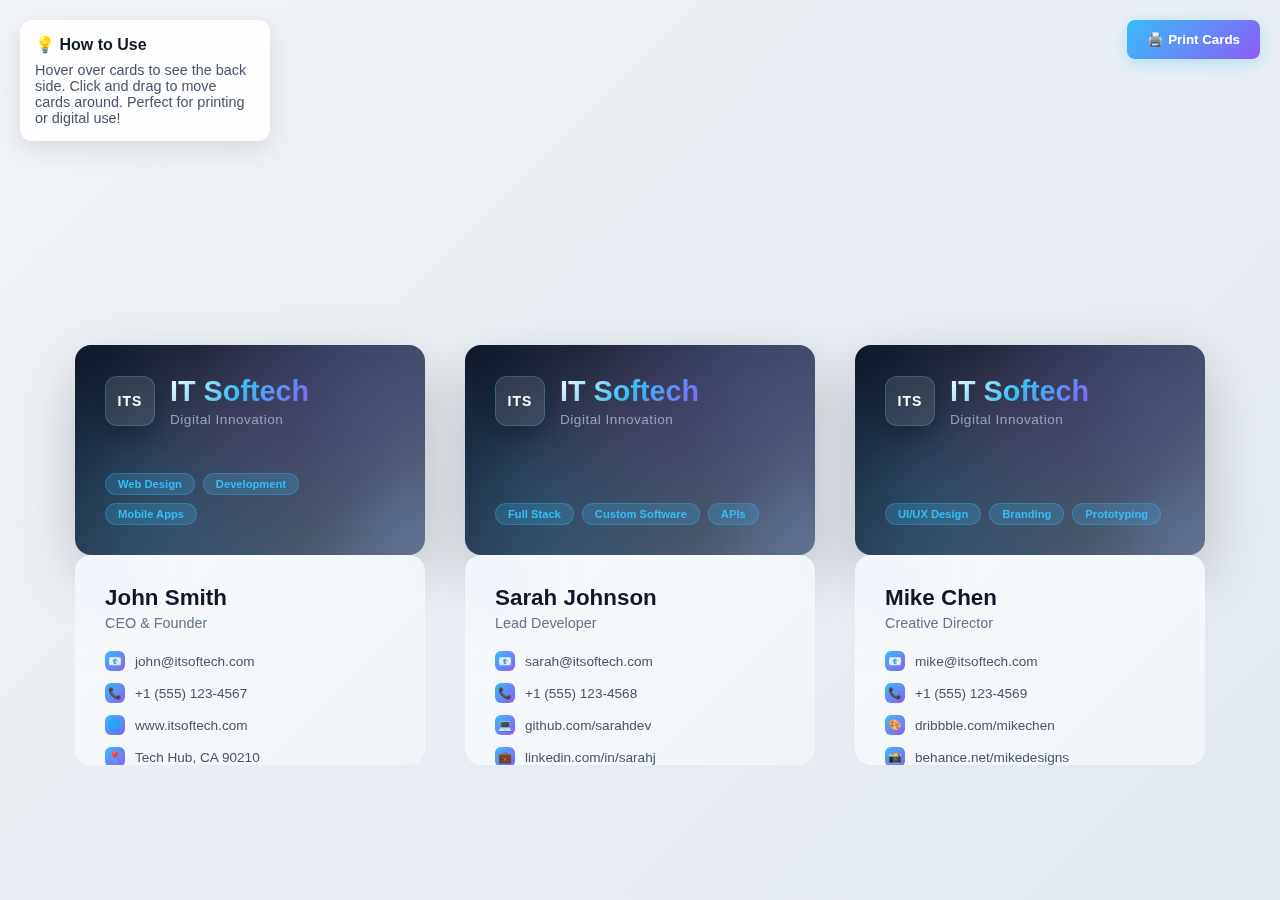
<file: bussiness_card.html>
<!DOCTYPE html>
<html lang="en">
<head>
    <meta charset="UTF-8">
    <meta name="viewport" content="width=device-width, initial-scale=1.0">
    <title>IT Softech Business Card</title>
    <style>
        * {
            margin: 0;
            padding: 0;
            box-sizing: border-box;
        }

        body {
            font-family: 'Inter', -apple-system, BlinkMacSystemFont, sans-serif;
            background: linear-gradient(135deg, #f0f4f8 0%, #e2e8f0 100%);
            padding: 40px;
            display: flex;
            flex-wrap: wrap;
            gap: 40px;
            justify-content: center;
            align-items: center;
            min-height: 100vh;
        }

        .card-container {
            perspective: 1000px;
            cursor: pointer;
        }

        .business-card {
            width: 350px;
            height: 210px;
            position: relative;
            transform-style: preserve-3d;
            transition: transform 0.8s cubic-bezier(0.4, 0, 0.2, 1);
            border-radius: 16px;
            box-shadow: 0 20px 60px rgba(0, 0, 0, 0.2);
        }

       

        .card-face {
            position: absolute;
            width: 100%;
            height: 100%;
            backface-visibility: hidden;
            border-radius: 16px;
            overflow: hidden;
        }

        .card-back {
            transform: rotateY(0deg);
        }

        /* Front Side */
        .card-front {
            background: linear-gradient(135deg, #0F172A 0%, #1E293B 25%, #334155 50%, #475569 75%, #64748B 100%);
            position: relative;
            overflow: hidden;
        }

        .card-front::before {
            content: '';
            position: absolute;
            top: 0;
            left: 0;
            right: 0;
            bottom: 0;
            background: 
                radial-gradient(circle at 20% 80%, rgba(56, 189, 248, 0.15) 0%, transparent 50%),
                radial-gradient(circle at 80% 20%, rgba(139, 92, 246, 0.15) 0%, transparent 50%),
                radial-gradient(circle at 40% 40%, rgba(236, 72, 153, 0.08) 0%, transparent 50%);
            animation: subtle-morph 15s ease-in-out infinite;
        }

        @keyframes subtle-morph {
            0%, 100% { transform: translate(0, 0) scale(1); }
            50% { transform: translate(5px, -5px) scale(1.02); }
        }

        .front-content {
            position: relative;
            z-index: 10;
            height: 100%;
            padding: 30px;
            display: flex;
            flex-direction: column;
            justify-content: space-between;
        }

        .logo-section {
            display: flex;
            align-items: center;
        }

        .logo-icon {
            width: 50px;
            height: 50px;
            background: rgba(255, 255, 255, 0.1);
            backdrop-filter: blur(10px);
            border: 1.5px solid rgba(56, 189, 248, 0.3);
            border-radius: 12px;
            display: flex;
            align-items: center;
            justify-content: center;
            margin-right: 15px;
            box-shadow: 0 8px 25px rgba(0, 0, 0, 0.3);
        }

        .logo-icon::before {
            content: 'ITS';
            color: white;
            font-size: 14px;
            font-weight: 700;
            letter-spacing: 1px;
        }

        .company-info h1 {
            font-size: 1.8rem;
            font-weight: 800;
            background: linear-gradient(135deg, #FFFFFF, #38BDF8, #8B5CF6);
            -webkit-background-clip: text;
            -webkit-text-fill-color: transparent;
            background-clip: text;
            margin-bottom: 4px;
        }

        .tagline {
            font-size: 0.85rem;
            color: #94A3B8;
            font-weight: 500;
            letter-spacing: 0.5px;
        }

        .services-preview {
            display: flex;
            gap: 8px;
            flex-wrap: wrap;
        }

        .service-tag {
            background: rgba(56, 189, 248, 0.2);
            color: #38BDF8;
            padding: 4px 12px;
            border-radius: 20px;
            font-size: 0.7rem;
            font-weight: 600;
            backdrop-filter: blur(10px);
            border: 1px solid rgba(56, 189, 248, 0.3);
        }

        .decorative-element {
            position: absolute;
            bottom: -20px;
            right: -20px;
            width: 80px;
            height: 80px;
            background: linear-gradient(135deg, rgba(56, 189, 248, 0.1), rgba(139, 92, 246, 0.1));
            border-radius: 50%;
            filter: blur(20px);
        }

        /* Back Side */
        .card-back {
            background: linear-gradient(135deg, #F8FAFC 0%, #F1F5F9 100%);
            position: relative;
        }

        .back-content {
            height: 100%;
            padding: 30px;
            display: flex;
            flex-direction: column;
            justify-content: space-between;
            position: relative;
            z-index: 10;
        }

        .contact-info {
            flex: 1;
        }

        .person-info {
            margin-bottom: 20px;
        }

        .person-name {
            font-size: 1.4rem;
            font-weight: 700;
            color: #0F172A;
            margin-bottom: 4px;
        }

        .person-title {
            font-size: 0.9rem;
            color: #64748B;
            font-weight: 500;
        }

        .contact-details {
            display: flex;
            flex-direction: column;
            gap: 12px;
        }

        .contact-item {
            display: flex;
            align-items: center;
            font-size: 0.85rem;
            color: #475569;
        }

        .contact-icon {
            width: 20px;
            height: 20px;
            background: linear-gradient(135deg, #38BDF8, #8B5CF6);
            border-radius: 6px;
            display: flex;
            align-items: center;
            justify-content: center;
            margin-right: 10px;
            font-size: 0.7rem;
        }

        .qr-section {
            text-align: center;
            margin-top: 15px;
        }

        .qr-placeholder {
            width: 60px;
            height: 60px;
            background: linear-gradient(135deg, #0F172A, #38BDF8);
            border-radius: 8px;
            margin: 0 auto 8px;
            display: flex;
            align-items: center;
            justify-content: center;
            color: white;
            font-size: 0.7rem;
            font-weight: 600;
        }

        .qr-text {
            font-size: 0.7rem;
            color: #64748B;
        }

        .back-decorative {
            position: absolute;
            top: -30px;
            left: -30px;
            width: 100px;
            height: 100px;
            background: linear-gradient(135deg, rgba(56, 189, 248, 0.05), rgba(139, 92, 246, 0.05));
            border-radius: 50%;
            filter: blur(30px);
        }

        /* Multiple Card Layout */
        .cards-grid {
            display: grid;
            grid-template-columns: repeat(auto-fit, minmax(350px, 1fr));
            gap: 40px;
            max-width: 1200px;
            margin: 0 auto;
        }

        .card-variant-1 {
            /* CEO/Founder Card */
        }

        .card-variant-2 {
            /* Developer Card */
        }

        .card-variant-3 {
            /* Designer Card */
        }

        /* Print Styles */
        @media print {
            body {
                background: white;
                padding: 0;
            }
            
            .cards-grid {
                display: flex;
                flex-wrap: wrap;
                gap: 10mm;
            }
            
            .business-card {
                width: 89mm;
                height: 51mm;
                box-shadow: none;
                border: 1px solid #ddd;
                break-inside: avoid;
                page-break-inside: avoid;
            }
            
            .card-container:hover .business-card {
                transform: none;
            }
        }

        /* Responsive */
        @media (max-width: 768px) {
            body {
                padding: 20px;
            }
            
            .business-card {
                width: 320px;
                height: 190px;
            }
            
            .front-content,
            .back-content {
                padding: 25px;
            }
            
            .company-info h1 {
                font-size: 1.6rem;
            }
        }

        /* Instructions */
        .instructions {
            position: fixed;
            top: 20px;
            left: 20px;
            background: rgba(255, 255, 255, 0.9);
            padding: 15px;
            border-radius: 12px;
            font-size: 0.9rem;
            color: #475569;
            backdrop-filter: blur(10px);
            box-shadow: 0 8px 25px rgba(0, 0, 0, 0.1);
            max-width: 250px;
        }

        .instructions h3 {
            font-size: 1rem;
            margin-bottom: 8px;
            color: #0F172A;
        }
    </style>
</head>
<body>
    <div class="instructions">
        <h3>💡 How to Use</h3>
        <p>Hover over cards to see the back side. Click and drag to move cards around. Perfect for printing or digital use!</p>
    </div>

    <div class="cards-grid">
        <!-- CEO/Founder Card -->
        <div class="card-container card-variant-1">
            <div class="business-card">
                <div class="card-face card-front">
                    <div class="front-content">
                        <div class="logo-section">
                            <div class="logo-icon"></div>
                            <div class="company-info">
                                <h1>IT Softech</h1>
                                <div class="tagline">Digital Innovation</div>
                            </div>
                        </div>
                        
                        <div class="services-preview">
                            <div class="service-tag">Web Design</div>
                            <div class="service-tag">Development</div>
                            <div class="service-tag">Mobile Apps</div>
                        </div>
                    </div>
                    <div class="decorative-element"></div>
                </div>
                
                <div class="card-face card-back">
                    <div class="back-content">
                        <div class="contact-info">
                            <div class="person-info">
                                <div class="person-name">John Smith</div>
                                <div class="person-title">CEO & Founder</div>
                            </div>
                            
                            <div class="contact-details">
                                <div class="contact-item">
                                    <div class="contact-icon">📧</div>
                                    <div>john@itsoftech.com</div>
                                </div>
                                <div class="contact-item">
                                    <div class="contact-icon">📞</div>
                                    <div>+1 (555) 123-4567</div>
                                </div>
                                <div class="contact-item">
                                    <div class="contact-icon">🌐</div>
                                    <div>www.itsoftech.com</div>
                                </div>
                                <div class="contact-item">
                                    <div class="contact-icon">📍</div>
                                    <div>Tech Hub, CA 90210</div>
                                </div>
                            </div>
                        </div>
                        
                        <div class="qr-section">
                            <div class="qr-placeholder">QR</div>
                            <div class="qr-text">Scan for Portfolio</div>
                        </div>
                    </div>
                    <div class="back-decorative"></div>
                </div>
            </div>
        </div>

        <!-- Lead Developer Card -->
        <div class="card-container card-variant-2">
            <div class="business-card">
                <div class="card-face card-front">
                    <div class="front-content">
                        <div class="logo-section">
                            <div class="logo-icon"></div>
                            <div class="company-info">
                                <h1>IT Softech</h1>
                                <div class="tagline">Digital Innovation</div>
                            </div>
                        </div>
                        
                        <div class="services-preview">
                            <div class="service-tag">Full Stack</div>
                            <div class="service-tag">Custom Software</div>
                            <div class="service-tag">APIs</div>
                        </div>
                    </div>
                    <div class="decorative-element"></div>
                </div>
                
                <div class="card-face card-back">
                    <div class="back-content">
                        <div class="contact-info">
                            <div class="person-info">
                                <div class="person-name">Sarah Johnson</div>
                                <div class="person-title">Lead Developer</div>
                            </div>
                            
                            <div class="contact-details">
                                <div class="contact-item">
                                    <div class="contact-icon">📧</div>
                                    <div>sarah@itsoftech.com</div>
                                </div>
                                <div class="contact-item">
                                    <div class="contact-icon">📞</div>
                                    <div>+1 (555) 123-4568</div>
                                </div>
                                <div class="contact-item">
                                    <div class="contact-icon">💻</div>
                                    <div>github.com/sarahdev</div>
                                </div>
                                <div class="contact-item">
                                    <div class="contact-icon">💼</div>
                                    <div>linkedin.com/in/sarahj</div>
                                </div>
                            </div>
                        </div>
                        
                        <div class="qr-section">
                            <div class="qr-placeholder">QR</div>
                            <div class="qr-text">View Projects</div>
                        </div>
                    </div>
                    <div class="back-decorative"></div>
                </div>
            </div>
        </div>

        <!-- UI/UX Designer Card -->
        <div class="card-container card-variant-3">
            <div class="business-card">
                <div class="card-face card-front">
                    <div class="front-content">
                        <div class="logo-section">
                            <div class="logo-icon"></div>
                            <div class="company-info">
                                <h1>IT Softech</h1>
                                <div class="tagline">Digital Innovation</div>
                            </div>
                        </div>
                        
                        <div class="services-preview">
                            <div class="service-tag">UI/UX Design</div>
                            <div class="service-tag">Branding</div>
                            <div class="service-tag">Prototyping</div>
                        </div>
                    </div>
                    <div class="decorative-element"></div>
                </div>
                
                <div class="card-face card-back">
                    <div class="back-content">
                        <div class="contact-info">
                            <div class="person-info">
                                <div class="person-name">Mike Chen</div>
                                <div class="person-title">Creative Director</div>
                            </div>
                            
                            <div class="contact-details">
                                <div class="contact-item">
                                    <div class="contact-icon">📧</div>
                                    <div>mike@itsoftech.com</div>
                                </div>
                                <div class="contact-item">
                                    <div class="contact-icon">📞</div>
                                    <div>+1 (555) 123-4569</div>
                                </div>
                                <div class="contact-item">
                                    <div class="contact-icon">🎨</div>
                                    <div>dribbble.com/mikechen</div>
                                </div>
                                <div class="contact-item">
                                    <div class="contact-icon">📸</div>
                                    <div>behance.net/mikedesigns</div>
                                </div>
                            </div>
                        </div>
                        
                        <div class="qr-section">
                            <div class="qr-placeholder">QR</div>
                            <div class="qr-text">Design Portfolio</div>
                        </div>
                    </div>
                    <div class="back-decorative"></div>
                </div>
            </div>
        </div>
    </div>

    <script>
        // Add interactive drag functionality
        let isDragging = false;
        let currentCard = null;
        let initialX, initialY, xOffset = 0, yOffset = 0;

        document.querySelectorAll('.card-container').forEach(card => {
            card.addEventListener('mousedown', dragStart);
            card.addEventListener('mouseup', dragEnd);
            card.addEventListener('mousemove', drag);
            card.addEventListener('mouseleave', dragEnd);
        });

        function dragStart(e) {
            if (e.type === "mousedown") {
                initialX = e.clientX - xOffset;
                initialY = e.clientY - yOffset;
            }

            if (e.target.closest('.card-container')) {
                currentCard = e.target.closest('.card-container');
                isDragging = true;
                currentCard.style.cursor = 'grabbing';
                currentCard.style.zIndex = '1000';
            }
        }

        function dragEnd(e) {
            if (isDragging && currentCard) {
                currentCard.style.cursor = 'grab';
                currentCard.style.zIndex = 'auto';
            }
            
            initialX = currentX;
            initialY = currentY;
            isDragging = false;
            currentCard = null;
        }

        let currentX = 0, currentY = 0;

        function drag(e) {
            if (isDragging && currentCard) {
                e.preventDefault();
                
                if (e.type === "mousemove") {
                    currentX = e.clientX - initialX;
                    currentY = e.clientY - initialY;
                }

                xOffset = currentX;
                yOffset = currentY;

                currentCard.style.transform = `translate(${currentX}px, ${currentY}px)`;
            }
        }

        // Add subtle animation on load
        document.addEventListener('DOMContentLoaded', () => {
            const cards = document.querySelectorAll('.card-container');
            cards.forEach((card, index) => {
                setTimeout(() => {
                    card.style.opacity = '0';
                    card.style.transform = 'translateY(20px)';
                    card.style.transition = 'all 0.6s cubic-bezier(0.4, 0, 0.2, 1)';
                    
                    requestAnimationFrame(() => {
                        card.style.opacity = '1';
                        card.style.transform = 'translateY(0)';
                    });
                }, index * 200);
            });
        });

        // Add hover sound effect simulation
        document.querySelectorAll('.card-container').forEach(card => {
            card.addEventListener('mouseenter', () => {
                card.style.transform += ' scale(1.02)';
                card.style.transition = 'transform 0.3s ease';
            });
            
            card.addEventListener('mouseleave', () => {
                if (!isDragging) {
                    card.style.transform = card.style.transform.replace(' scale(1.02)', '');
                }
            });
        });

        // Print functionality
        function printCards() {
            window.print();
        }

        // Add print button
        const printButton = document.createElement('button');
        printButton.innerHTML = '🖨️ Print Cards';
        printButton.style.cssText = `
            position: fixed;
            top: 20px;
            right: 20px;
            background: linear-gradient(135deg, #38BDF8, #8B5CF6);
            color: white;
            border: none;
            padding: 12px 20px;
            border-radius: 8px;
            font-weight: 600;
            cursor: pointer;
            box-shadow: 0 4px 15px rgba(56, 189, 248, 0.3);
            transition: all 0.3s ease;
        `;
        
        printButton.addEventListener('click', printCards);
        printButton.addEventListener('mouseenter', () => {
            printButton.style.transform = 'translateY(-2px)';
            printButton.style.boxShadow = '0 8px 25px rgba(56, 189, 248, 0.4)';
        });
        
        printButton.addEventListener('mouseleave', () => {
            printButton.style.transform = 'translateY(0)';
            printButton.style.boxShadow = '0 4px 15px rgba(56, 189, 248, 0.3)';
        });
        
        document.body.appendChild(printButton);
    </script>
</body>
</html>
</file>
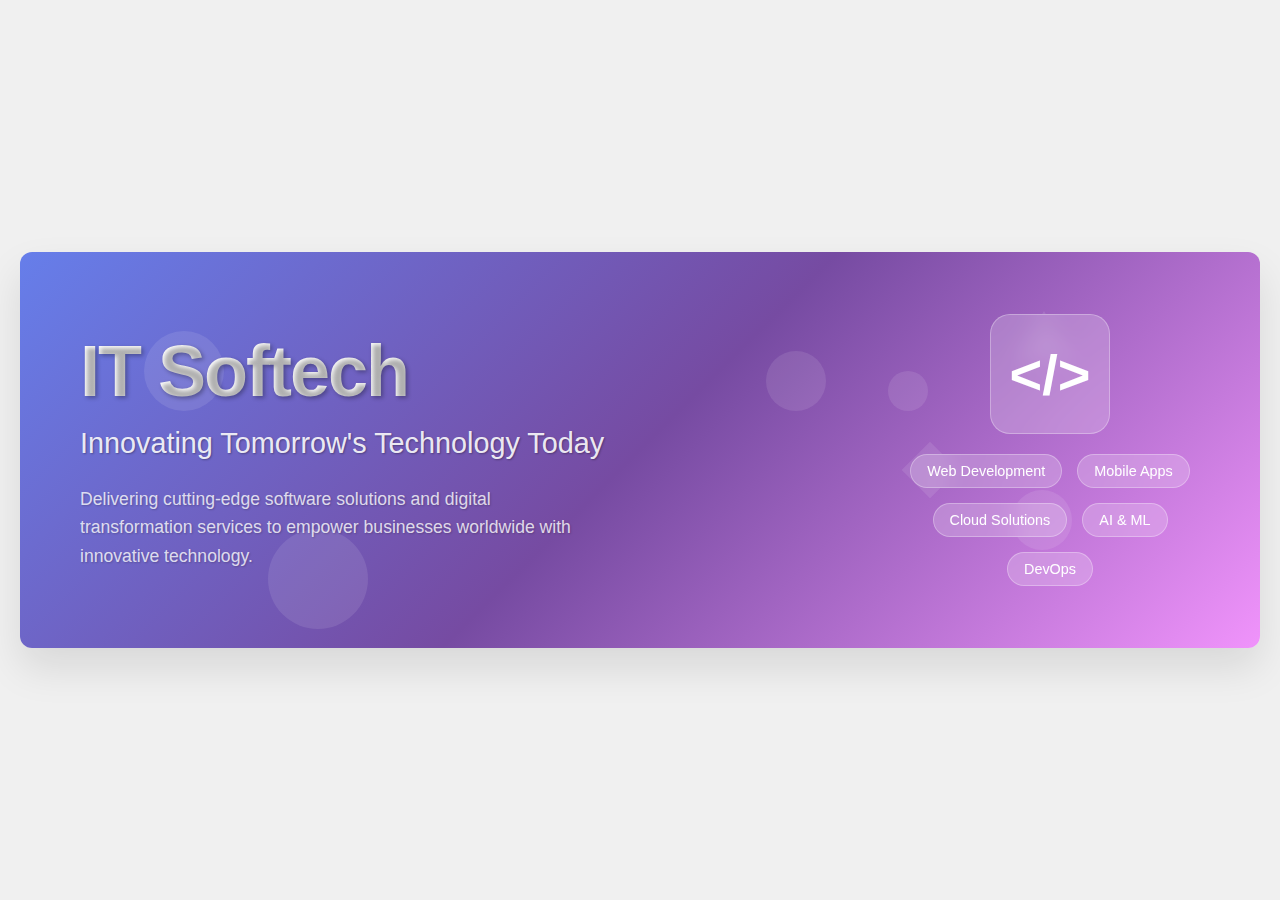
<file: linkedin_banner.html>
<!DOCTYPE html>
<html lang="en">
<head>
    <meta charset="UTF-8">
    <meta name="viewport" content="width=device-width, initial-scale=1.0">
    <title>IT Softech LinkedIn Banner</title>
    <style>
        * {
            margin: 0;
            padding: 0;
            box-sizing: border-box;
        }

        body {
            background: #f0f0f0;
            padding: 20px;
            font-family: 'Arial', sans-serif;
            display: flex;
            justify-content: center;
            align-items: center;
            min-height: 100vh;
        }

        .banner-container {
            width: 1584px;
            height: 396px;
            position: relative;
            overflow: hidden;
            border-radius: 12px;
            box-shadow: 0 20px 40px rgba(0,0,0,0.1);
        }

        .banner {
            width: 100%;
            height: 100%;
            background: linear-gradient(135deg, #667eea 0%, #764ba2 50%, #f093fb 100%);
            position: relative;
            overflow: hidden;
        }

        /* Animated background particles */
        .particle {
            position: absolute;
            background: rgba(255,255,255,0.1);
            border-radius: 50%;
            pointer-events: none;
        }

        .particle:nth-child(1) {
            width: 80px;
            height: 80px;
            top: 20%;
            left: 10%;
            animation: float 6s ease-in-out infinite;
        }

        .particle:nth-child(2) {
            width: 60px;
            height: 60px;
            top: 60%;
            left: 80%;
            animation: float 8s ease-in-out infinite reverse;
        }

        .particle:nth-child(3) {
            width: 40px;
            height: 40px;
            top: 30%;
            left: 70%;
            animation: float 7s ease-in-out infinite;
        }

        .particle:nth-child(4) {
            width: 100px;
            height: 100px;
            top: 70%;
            left: 20%;
            animation: float 9s ease-in-out infinite reverse;
        }

        @keyframes float {
            0%, 100% { transform: translateY(0px) rotate(0deg); }
            50% { transform: translateY(-20px) rotate(180deg); }
        }

        /* Geometric shapes */
        .shapes {
            position: absolute;
            top: 0;
            left: 0;
            width: 100%;
            height: 100%;
            pointer-events: none;
        }

        .shape {
            position: absolute;
            opacity: 0.1;
        }

        .triangle {
            width: 0;
            height: 0;
            border-left: 30px solid transparent;
            border-right: 30px solid transparent;
            border-bottom: 50px solid white;
            top: 15%;
            right: 15%;
            animation: pulse 4s ease-in-out infinite;
        }

        .square {
            width: 40px;
            height: 40px;
            background: white;
            transform: rotate(45deg);
            top: 50%;
            right: 25%;
            animation: rotate 10s linear infinite;
        }

        .circle {
            width: 60px;
            height: 60px;
            background: white;
            border-radius: 50%;
            top: 25%;
            right: 35%;
            animation: pulse 6s ease-in-out infinite;
        }

        @keyframes pulse {
            0%, 100% { opacity: 0.1; transform: scale(1); }
            50% { opacity: 0.3; transform: scale(1.1); }
        }

        @keyframes rotate {
            from { transform: rotate(45deg); }
            to { transform: rotate(405deg); }
        }

        /* Main content */
        .content {
            position: relative;
            z-index: 10;
            height: 100%;
            display: flex;
            align-items: center;
            justify-content: space-between;
            padding: 0 60px;
        }

        .left-section {
            flex: 1;
        }

        .company-name {
            font-size: 4.5rem;
            font-weight: 900;
            color: white;
            text-shadow: 2px 2px 4px rgba(0,0,0,0.3);
            margin-bottom: 15px;
            letter-spacing: -2px;
            background: linear-gradient(45deg, #ffffff, #f0f0f0);
            -webkit-background-clip: text;
            -webkit-text-fill-color: transparent;
            background-clip: text;
            animation: shimmer 3s ease-in-out infinite;
        }

        @keyframes shimmer {
            0%, 100% { opacity: 1; }
            50% { opacity: 0.8; }
        }

        .tagline {
            font-size: 1.8rem;
            color: rgba(255,255,255,0.9);
            font-weight: 300;
            margin-bottom: 25px;
            text-shadow: 1px 1px 2px rgba(0,0,0,0.3);
        }

        .description {
            font-size: 1.1rem;
            color: rgba(255,255,255,0.8);
            max-width: 500px;
            line-height: 1.6;
            text-shadow: 1px 1px 2px rgba(0,0,0,0.2);
        }

        .right-section {
            display: flex;
            flex-direction: column;
            align-items: center;
            text-align: center;
        }

        .tech-icon {
            width: 120px;
            height: 120px;
            background: rgba(255,255,255,0.2);
            border-radius: 20px;
            display: flex;
            align-items: center;
            justify-content: center;
            margin-bottom: 20px;
            backdrop-filter: blur(10px);
            border: 1px solid rgba(255,255,255,0.3);
            animation: glow 2s ease-in-out infinite alternate;
        }

        @keyframes glow {
            from { box-shadow: 0 0 20px rgba(255,255,255,0.2); }
            to { box-shadow: 0 0 30px rgba(255,255,255,0.4); }
        }

        .tech-symbol {
            font-size: 3.5rem;
            color: white;
            font-weight: bold;
        }

        .services {
            display: flex;
            gap: 15px;
            flex-wrap: wrap;
            justify-content: center;
            max-width: 300px;
        }

        .service-tag {
            background: rgba(255,255,255,0.2);
            color: white;
            padding: 8px 16px;
            border-radius: 25px;
            font-size: 0.9rem;
            backdrop-filter: blur(10px);
            border: 1px solid rgba(255,255,255,0.3);
            transition: all 0.3s ease;
            animation: fadeInUp 1s ease-out;
        }

        .service-tag:hover {
            background: rgba(255,255,255,0.3);
            transform: translateY(-2px);
        }

        @keyframes fadeInUp {
            from {
                opacity: 0;
                transform: translateY(20px);
            }
            to {
                opacity: 1;
                transform: translateY(0);
            }
        }

        /* Responsive design */
        @media (max-width: 1200px) {
            .banner-container {
                width: 100%;
                max-width: 1584px;
                height: 300px;
            }
            
            .company-name {
                font-size: 3.5rem;
            }
            
            .tagline {
                font-size: 1.4rem;
            }
            
            .content {
                padding: 0 40px;
            }
        }

        @media (max-width: 768px) {
            .content {
                flex-direction: column;
                text-align: center;
                padding: 20px;
            }
            
            .company-name {
                font-size: 2.5rem;
                margin-bottom: 10px;
            }
            
            .tagline {
                font-size: 1.2rem;
                margin-bottom: 15px;
            }
            
            .description {
                font-size: 1rem;
                margin-bottom: 20px;
            }
            
            .tech-icon {
                width: 80px;
                height: 80px;
                margin-bottom: 15px;
            }
            
            .tech-symbol {
                font-size: 2.5rem;
            }
        }
    </style>
</head>
<body>
    <div class="banner-container">
        <div class="banner">
            <!-- Animated background particles -->
            <div class="particle"></div>
            <div class="particle"></div>
            <div class="particle"></div>
            <div class="particle"></div>
            
            <!-- Geometric shapes -->
            <div class="shapes">
                <div class="shape triangle"></div>
                <div class="shape square"></div>
                <div class="shape circle"></div>
            </div>
            
            <div class="content">
                <div class="left-section">
                    <h1 class="company-name">IT Softech</h1>
                    <p class="tagline">Innovating Tomorrow's Technology Today</p>
                    <p class="description">
                        Delivering cutting-edge software solutions and digital transformation services to empower businesses worldwide with innovative technology.
                    </p>
                </div>
                
                <div class="right-section">
                    <div class="tech-icon">
                        <div class="tech-symbol">&lt;/&gt;</div>
                    </div>
                    <div class="services">
                        <span class="service-tag">Web Development</span>
                        <span class="service-tag">Mobile Apps</span>
                        <span class="service-tag">Cloud Solutions</span>
                        <span class="service-tag">AI & ML</span>
                        <span class="service-tag">DevOps</span>
                    </div>
                </div>
            </div>
        </div>
    </div>
</body>
</html>
</file>
